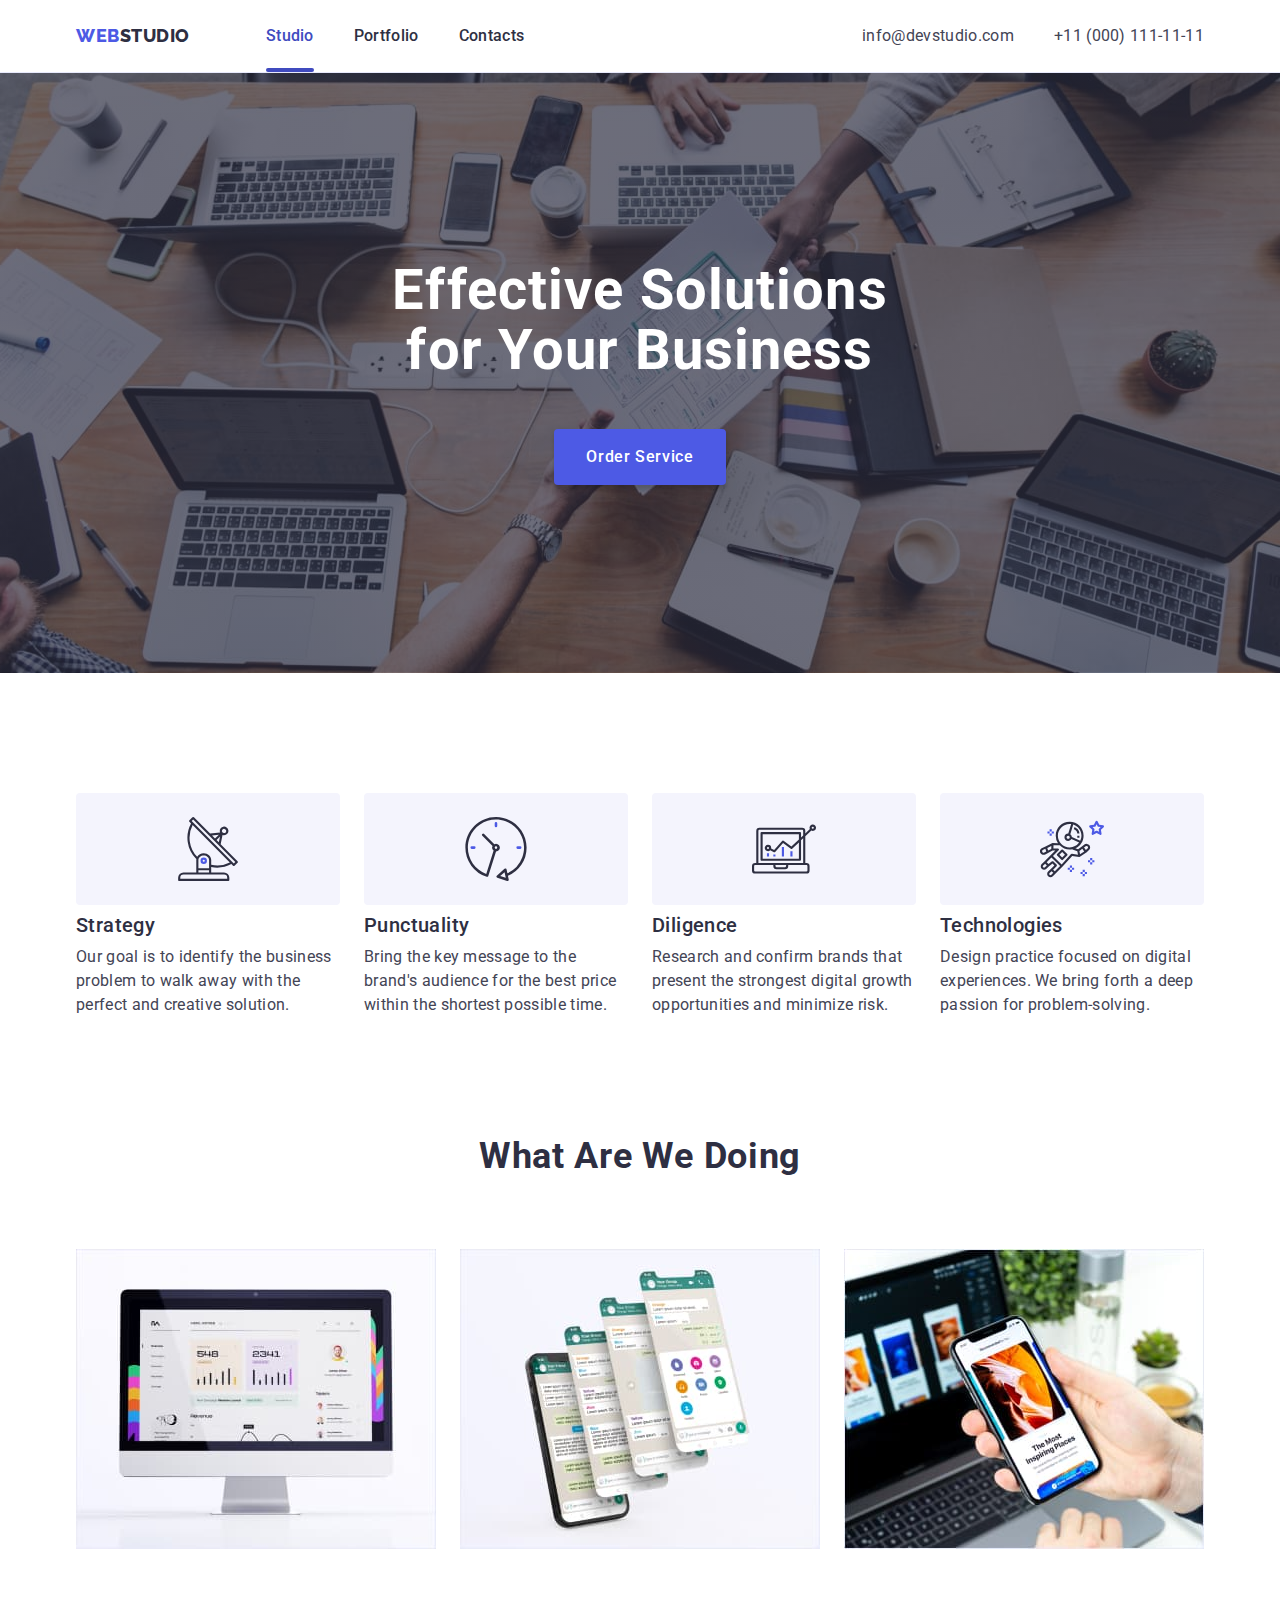
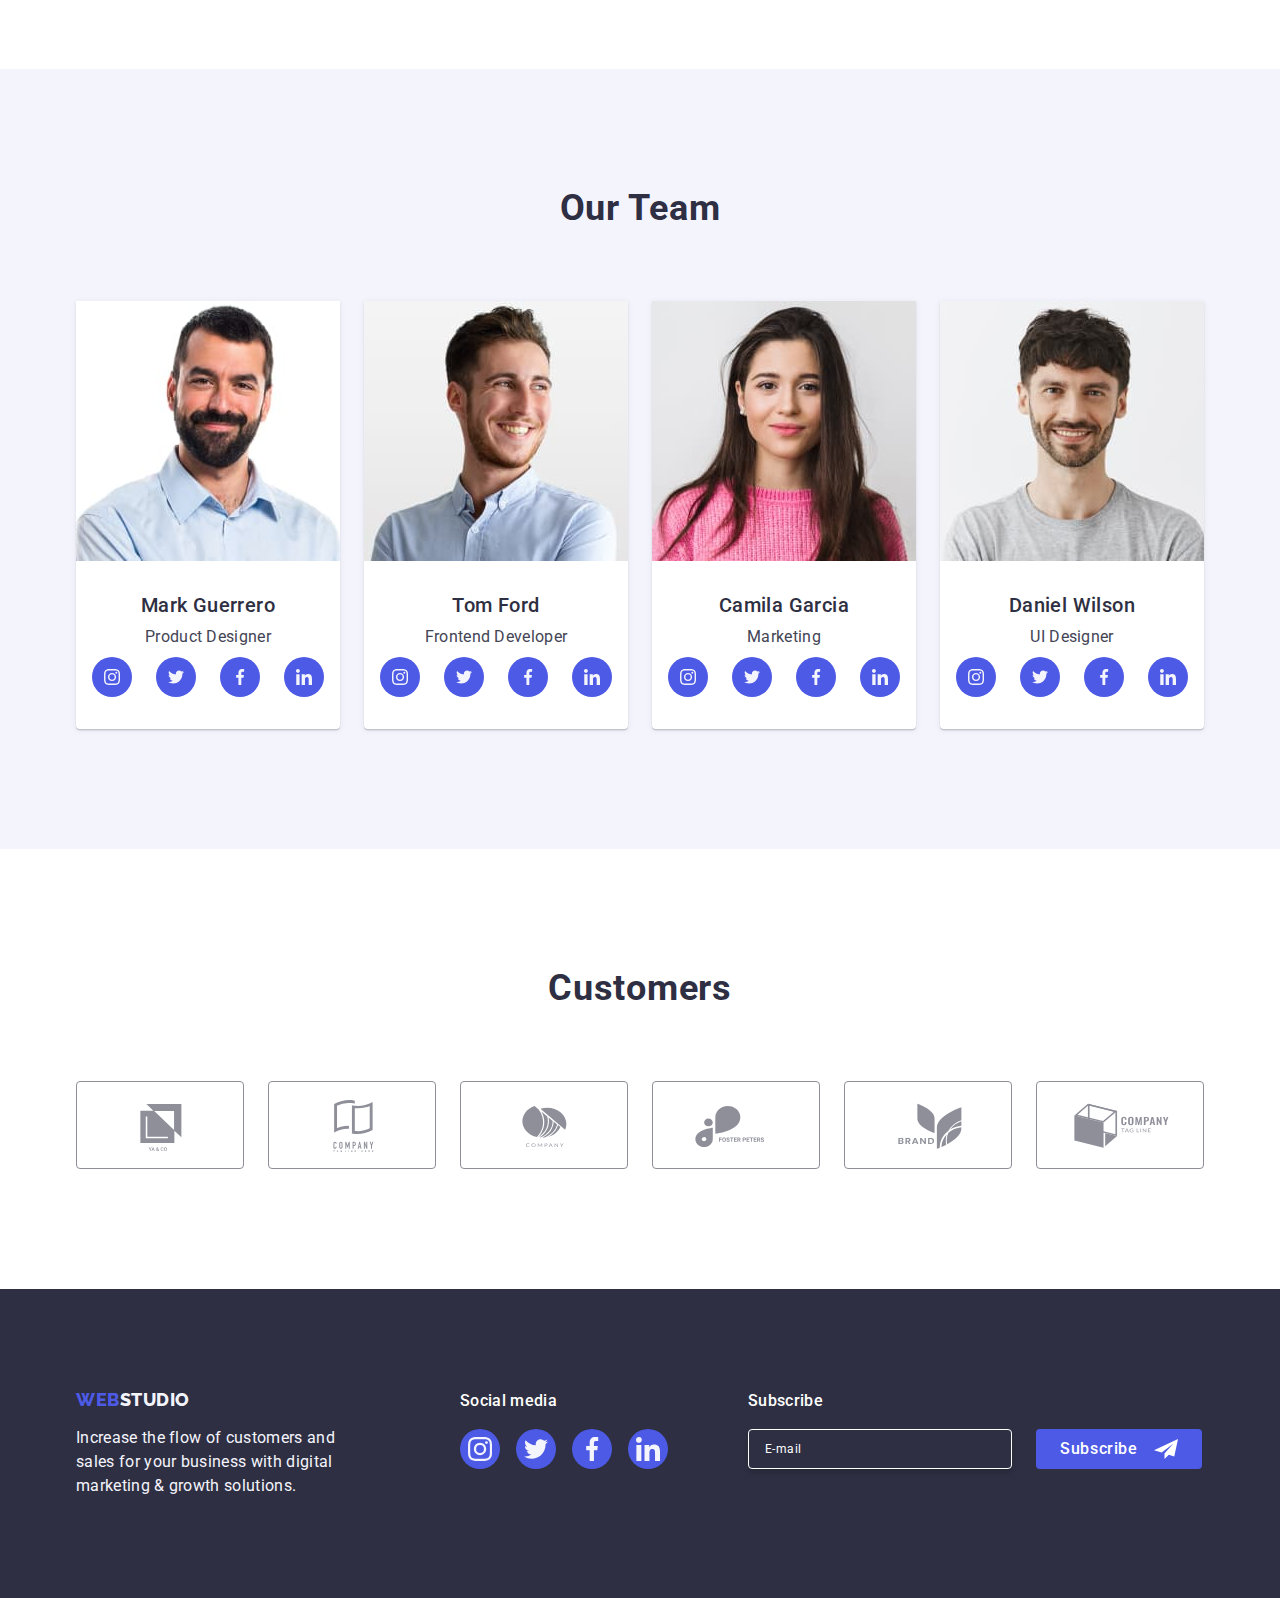
<file: index.html>
<!DOCTYPE html>
<html lang="en">
  <head>
    <meta charset="UTF-8" />
    <meta http-equiv="X-UA-Compatible" content="IE=edge" />
    <meta name="viewport" content="width=device-width, initial-scale=1.0" />
    <link rel="preconnect" href="https://fonts.googleapis.com" />
    <link rel="preconnect" href="https://fonts.gstatic.com" crossorigin />
    <link
      href="https://fonts.googleapis.com/css2?family=Raleway:wght@800&family=Roboto:wght@400;500;700;900&display=swap"
      rel="stylesheet"
    />
    <link
      rel="stylesheet"
      href="https://cdn.jsdelivr.net/npm/modern-normalize@2.0.0/modern-normalize.min.css"
    />
    <link rel="stylesheet" href="./css/style.css" />
    <title>WEBSTUDIO</title>
  </head>
  <body>
    <header class="header">
      <div class="container header-container">
        <nav class="nav">
          <a class="logo logo-header link" href="./index.html"
            >Web<span class="logo-studio-header">Studio</span></a
          >
          <ul class="nav-list list">
            <li class="nav-item">
              <a class="nav-link link current" href="./index.html">Studio</a>
            </li>
            <li class="nav-item">
              <a class="nav-link link" href="./portfolio.html">Portfolio</a>
            </li>
            <li class="nav-item">
              <a class="nav-link link" href="">Contacts</a>
            </li>
          </ul>
        </nav>
        <address class="address">
          <ul class="address-list list">
            <li class="address-item">
              <a class="address-link link" href="mailto:info@devstudio.com"
                >info@devstudio.com</a
              >
            </li>
            <li class="address-item">
              <a class="address-link link" href="tel:+110001111111"
                >+11 (000) 111-11-11</a
              >
            </li>
          </ul>
        </address>
      </div>
    </header>
    <main class="main">
      <!-- Hero -->
      <section class="hero">
        <div class="container hero-container">
          <h1 class="main-title">Effective Solutions for Your Business</h1>
          <button class="hero-button" type="button" data-modal-open>
            Order Service
          </button>
        </div>
      </section>
      <!-- About us -->
      <section class="features section">
        <div class="container">
          <h2 class="visually-hidden">About us</h2>
          <ul class="features-list list">
            <li class="features-item">
              <div class="features-thumb">
                <svg class="features-svg" width="64" height="64">
                  <use href="./images/icons.svg#icon-antenna"></use>
                </svg>
              </div>
              <h3 class="features-title">Strategy</h3>
              <p class="features-text">
                Our goal is to identify the business problem to walk away with
                the perfect and creative solution.
              </p>
            </li>
            <li class="features-item">
              <div class="features-thumb">
                <svg class="features-svg" width="64" height="64">
                  <use href="./images/icons.svg#icon-clock"></use>
                </svg>
              </div>
              <h3 class="features-title">Punctuality</h3>
              <p class="features-text">
                Bring the key message to the brand's audience for the best price
                within the shortest possible time.
              </p>
            </li>
            <li class="features-item">
              <div class="features-thumb">
                <svg class="features-svg" width="64" height="64">
                  <use href="./images/icons.svg#icon-diagram"></use>
                </svg>
              </div>
              <h3 class="features-title">Diligence</h3>
              <p class="features-text">
                Research and confirm brands that present the strongest digital
                growth opportunities and minimize risk.
              </p>
            </li>
            <li class="features-item">
              <div class="features-thumb">
                <svg class="features-svg" width="64" height="64">
                  <use href="./images/icons.svg#icon-astronaut"></use>
                </svg>
              </div>
              <h3 class="features-title">Technologies</h3>
              <p class="features-text">
                Design practice focused on digital experiences. We bring forth a
                deep passion for problem-solving.
              </p>
            </li>
          </ul>
        </div>
      </section>
      <!-- What are we doing -->
      <section class="work-section">
        <div class="container">
          <h2 class="second-title">What are we doing</h2>
          <ul class="work-list list">
            <li class="work-item">
              <img
                class="work-image"
                src="./images/img1.jpg"
                alt="desktop"
                width="360"
                height="300"
              />
            </li>
            <li class="work-item">
              <img
                class="work-image"
                src="./images/img2.jpg"
                alt="mobile"
                width="360"
                height="300"
              />
            </li>
            <li class="work-item">
              <img
                class="work-image"
                src="./images/img3.jpg"
                alt="mobile in hand"
                width="360"
                height="300"
              />
            </li>
          </ul>
        </div>
      </section>
      <!-- Our Team -->
      <section class="team-section section">
        <div class="container">
          <h2 class="second-title">Our Team</h2>
          <ul class="team-list list">
            <li class="team-item">
              <img
                class="team-image"
                src="./images/team1.jpg"
                alt="bearded man in shirt"
                width="264"
                height="260"
              />
              <div class="team-container">
                <h3 class="team-title">Mark Guerrero</h3>
                <p class="team-text">Product Designer</p>
                <ul class="social-list list">
                  <li class="social-item">
                    <a class="social-link link" href="">
                      <svg class="social-icon" width="16" height="16">
                        <use href="./images/icons.svg#icon-instagram"></use>
                      </svg>
                    </a>
                  </li>
                  <li class="social-item">
                    <a class="social-link link" href="">
                      <svg class="social-icon" width="16" height="16">
                        <use href="./images/icons.svg#icon-twitter"></use>
                      </svg>
                    </a>
                  </li>
                  <li class="social-item">
                    <a class="social-link link" href="">
                      <svg class="social-icon" width="16" height="16">
                        <use href="./images/icons.svg#icon-facebook"></use>
                      </svg>
                    </a>
                  </li>
                  <li class="social-item">
                    <a class="social-link link" href="">
                      <svg class="social-icon" width="16" height="16">
                        <use href="./images/icons.svg#icon-linkedin"></use>
                      </svg>
                    </a>
                  </li>
                </ul>
              </div>
            </li>
            <li class="team-item">
              <img
                class="team-image"
                src="./images/team2.jpg"
                alt="smiling man in shirt"
                width="264"
                height="260"
              />
              <div class="team-container">
                <h3 class="team-title">Tom Ford</h3>
                <p class="team-text">Frontend Developer</p>
                <ul class="social-list list">
                  <li class="social-item">
                    <a class="social-link link" href="">
                      <svg class="social-icon" width="16" height="16">
                        <use href="./images/icons.svg#icon-instagram"></use>
                      </svg>
                    </a>
                  </li>
                  <li class="social-item">
                    <a class="social-link link" href="">
                      <svg class="social-icon" width="16" height="16">
                        <use href="./images/icons.svg#icon-twitter"></use>
                      </svg>
                    </a>
                  </li>
                  <li class="social-item">
                    <a class="social-link link" href="">
                      <svg class="social-icon" width="16" height="16">
                        <use href="./images/icons.svg#icon-facebook"></use>
                      </svg>
                    </a>
                  </li>
                  <li class="social-item">
                    <a class="social-link link" href="">
                      <svg class="social-icon" width="16" height="16">
                        <use href="./images/icons.svg#icon-linkedin"></use>
                      </svg>
                    </a>
                  </li>
                </ul>
              </div>
            </li>
            <li class="team-item">
              <img
                class="team-image"
                src="./images/team3.jpg"
                alt="woman in sweater"
                width="264"
                height="260"
              />
              <div class="team-container">
                <h3 class="team-title">Camila Garcia</h3>
                <p class="team-text">Marketing</p>
                <ul class="social-list list">
                  <li class="social-item">
                    <a class="social-link link" href="">
                      <svg class="social-icon" width="16" height="16">
                        <use href="./images/icons.svg#icon-instagram"></use>
                      </svg>
                    </a>
                  </li>
                  <li class="social-item">
                    <a class="social-link link" href="">
                      <svg class="social-icon" width="16" height="16">
                        <use href="./images/icons.svg#icon-twitter"></use>
                      </svg>
                    </a>
                  </li>
                  <li class="social-item">
                    <a class="social-link link" href="">
                      <svg class="social-icon" width="16" height="16">
                        <use href="./images/icons.svg#icon-facebook"></use>
                      </svg>
                    </a>
                  </li>
                  <li class="social-item">
                    <a class="social-link link" href="">
                      <svg class="social-icon" width="16" height="16">
                        <use href="./images/icons.svg#icon-linkedin"></use>
                      </svg>
                    </a>
                  </li>
                </ul>
              </div>
            </li>
            <li class="team-item">
              <img
                class="team-image"
                src="./images/team4.jpg"
                alt="smiling man in t-shirt"
                width="264"
                height="260"
              />
              <div class="team-container">
                <h3 class="team-title">Daniel Wilson</h3>
                <p class="team-text">UI Designer</p>
                <ul class="social-list list">
                  <li class="social-item">
                    <a class="social-link link" href="">
                      <svg class="social-icon" width="16" height="16">
                        <use href="./images/icons.svg#icon-instagram"></use>
                      </svg>
                    </a>
                  </li>
                  <li class="social-item">
                    <a class="social-link link" href="">
                      <svg class="social-icon" width="16" height="16">
                        <use href="./images/icons.svg#icon-twitter"></use>
                      </svg>
                    </a>
                  </li>
                  <li class="social-item">
                    <a class="social-link link" href="">
                      <svg class="social-icon" width="16" height="16">
                        <use href="./images/icons.svg#icon-facebook"></use>
                      </svg>
                    </a>
                  </li>
                  <li class="social-item">
                    <a class="social-link link" href="">
                      <svg class="social-icon" width="16" height="16">
                        <use href="./images/icons.svg#icon-linkedin"></use>
                      </svg>
                    </a>
                  </li>
                </ul>
              </div>
            </li>
          </ul>
        </div>
      </section>

      <!-- Customers -->

      <section class="customers-section section">
        <div class="container">
          <h2 class="second-title">Customers</h2>
          <ul class="customers-list list">
            <li class="customers-item">
              <a class="customers-link link" href="">
                <svg class="customers-icon" width="104" height="56">
                  <use href="./images/icons.svg#icon-Client-1"></use>
                </svg>
              </a>
            </li>
            <li class="customers-item">
              <a class="customers-link link" href="">
                <svg class="customers-icon" width="104" height="56">
                  <use href="./images/icons.svg#icon-Client-2"></use>
                </svg>
              </a>
            </li>
            <li class="customers-item">
              <a class="customers-link link" href="">
                <svg class="customers-icon" width="104" height="56">
                  <use href="./images/icons.svg#icon-Client-3"></use>
                </svg>
              </a>
            </li>
            <li class="customers-item">
              <a class="customers-link link" href="">
                <svg class="customers-icon" width="104" height="56">
                  <use href="./images/icons.svg#icon-Client-4"></use>
                </svg>
              </a>
            </li>
            <li class="customers-item">
              <a class="customers-link link" href="">
                <svg class="customers-icon" width="104" height="56">
                  <use href="./images/icons.svg#icon-Client-5"></use>
                </svg>
              </a>
            </li>
            <li class="customers-item">
              <a class="customers-link link" href="">
                <svg class="customers-icon" width="104" height="56">
                  <use href="./images/icons.svg#icon-Client-6"></use>
                </svg>
              </a>
            </li>
          </ul>
        </div>
      </section>
    </main>
    <!-- footer -->
    <footer class="footer">
      <div class="container footer-container">
        <div class="footer-logo-container">
          <a class="logo logo-footer link" href="./index.html"
            >Web<span class="logo-studio-footer">Studio</span></a
          >
          <p class="footer-text">
            Increase the flow of customers and sales for your business with
            digital marketing & growth solutions.
          </p>
        </div>
        <div class="footer-social-container">
          <p class="footer-social-text">Social media</p>
          <ul class="footer-social-list list">
            <li class="footer-social-item">
              <a class="footer-social-link link" href="">
                <svg class="footer-social-icon" width="24" height="24">
                  <use href="./images/icons.svg#icon-instagram"></use>
                </svg>
              </a>
            </li>
            <li class="footer-social-item">
              <a class="footer-social-link link" href="">
                <svg class="footer-social-icon" width="24" height="24">
                  <use href="./images/icons.svg#icon-twitter"></use>
                </svg>
              </a>
            </li>
            <li class="footer-social-item">
              <a class="footer-social-link link" href="">
                <svg class="footer-social-icon" width="24" height="24">
                  <use href="./images/icons.svg#icon-facebook"></use>
                </svg>
              </a>
            </li>
            <li class="footer-social-item">
              <a class="footer-social-link link" href="">
                <svg class="footer-social-icon" width="24" height="24">
                  <use href="./images/icons.svg#icon-linkedin"></use>
                </svg>
              </a>
            </li>
          </ul>
        </div>
        <div class="footer-form-container">
          <p class="footer-text-action">Subscribe</p>
          <form class="footer-form">
            <label class="footer-form-label">
              <input
                type="email"
                class="footer-form-input"
                name="user-email"
                placeholder="E-mail"
              />
            </label>
            <button class="footer-form-btn" type="submit">
              Subscribe
              <svg class="footer-form-icon" width="24" height="24">
                <use href="./images/icons.svg#icon-subscribe"></use>
              </svg>
            </button>
          </form>
        </div>
      </div>
    </footer>
    <!-- Modal window -->
    <div class="backdrop is-hidden" data-modal>
      <div class="modal">
        <button type="button" class="close-btn" data-modal-close>
          <svg
            class="close-btn-icon"
            width="8"
            height="8"
            aria-label="Modal window close icon"
          >
            <use href="./images/icons.svg#icon-close-button"></use>
          </svg>
        </button>
        <p class="modal-form-action">
          Leave your contacts and we will call you back
        </p>
        <form class="modal-form">
          <div class="modal-form-container">
            <label class="modal-form-field" for="user-name">Name</label>
            <div class="modal-form-input-wrapper">
              <input
                id="user-name"
                class="modal-form-imput"
                type="text"
                name="user-name"
                minlength="2"
                pattern="[a-zA-Zа-яА-ЯіІїЇґҐєЄйЙʼ]+"
                required
              />
              <svg class="modal-form-input-icon" width="18" height="24">
                <use href="./images/icons.svg#icon-person"></use>
              </svg>
            </div>
          </div>
          <div class="modal-form-container">
            <label class="modal-form-field" for="user-phone">Phone</label>
            <div class="modal-form-input-wrapper">
              <input
                id="user-phone"
                class="modal-form-imput"
                type="tel"
                name="user-phone"
                pattern="[0-9]{3}-[0-9]{3}-[0-9]{2}-[0-9]{2}"
                title="xxx-xxx-xx-xx"
                required
              />
              <svg class="modal-form-input-icon" width="18" height="24">
                <use href="./images/icons.svg#icon-phone"></use>
              </svg>
            </div>
          </div>
          <div class="modal-form-container">
            <label class="modal-form-field" for="user-email">Email</label>
            <div class="modal-form-input-wrapper">
              <input
                id="user-email"
                class="modal-form-imput"
                type="email"
                name="user-email"
                required
              />
              <svg class="modal-form-input-icon" width="18" height="24">
                <use href="./images/icons.svg#icon-email"></use>
              </svg>
            </div>
          </div>
          <div class="modal-form-comment-container">
            <label class="modal-form-field" for="user-comment">Comment</label>
            <textarea
              id="user-comment"
              class="modal-form-comment"
              name="user-comment"
              placeholder="Text input"
            ></textarea>
          </div>
          <div class="modal-form-checkbox-container">
            <input
              id="user-privacy"
              class="modal-form-checkbox visually-hidden"
              type="checkbox"
              value="true"
              name="user-privacy"
              required
            />
            <label class="modal-form-checkbox-label" for="user-privacy">
              <span class="modal-form-checkbox-wrapper">
                <svg class="modal-form-own-checkbox" width="10" height="8">
                  <use href="./images/icons.svg#icon-checkbox"></use>
                </svg>
              </span>
              &nbsp;I accept the terms and conditions of the
              <a class="modal-form-checkbox-link" href="">Privacy Policy</a>
            </label>
          </div>
          <button class="modal-form-btn" type="submit">Send</button>
        </form>
      </div>
    </div>

    <script src="./js/modal.js"></script>
  </body>
</html>
</file>
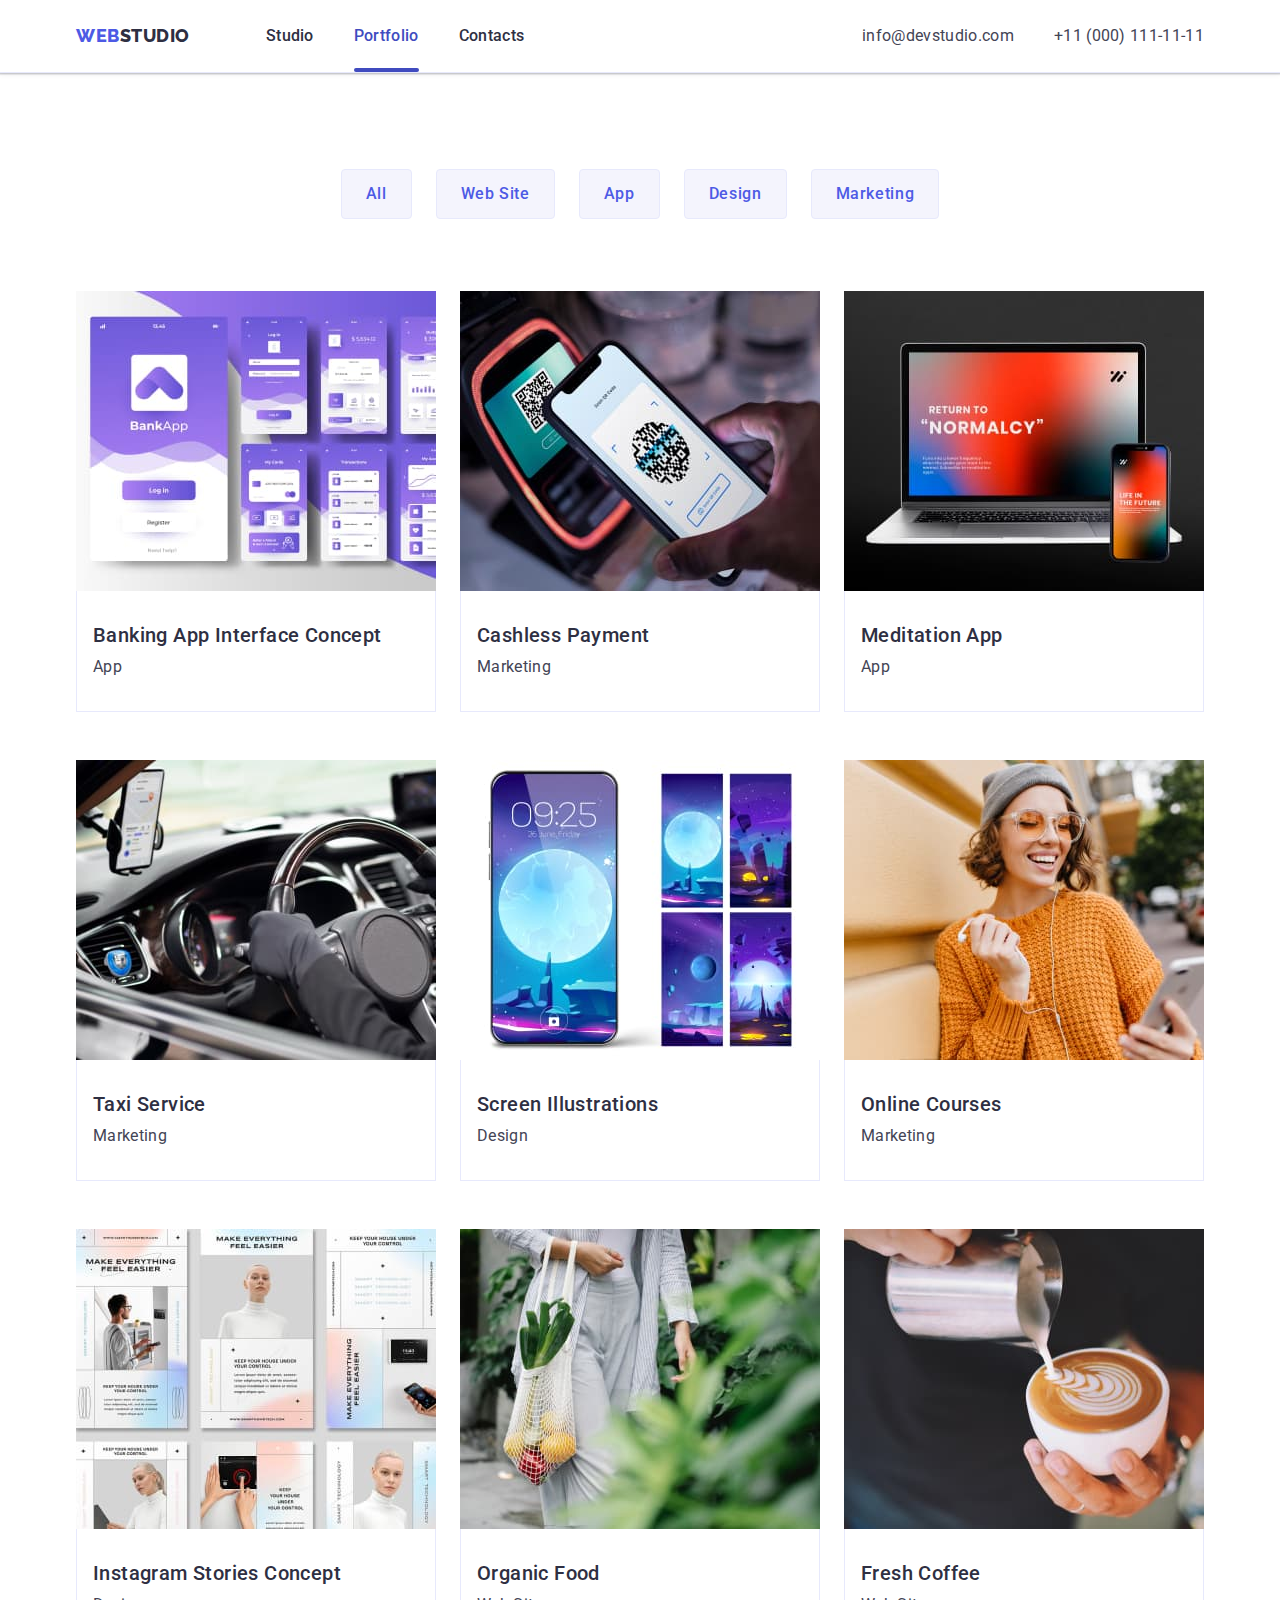
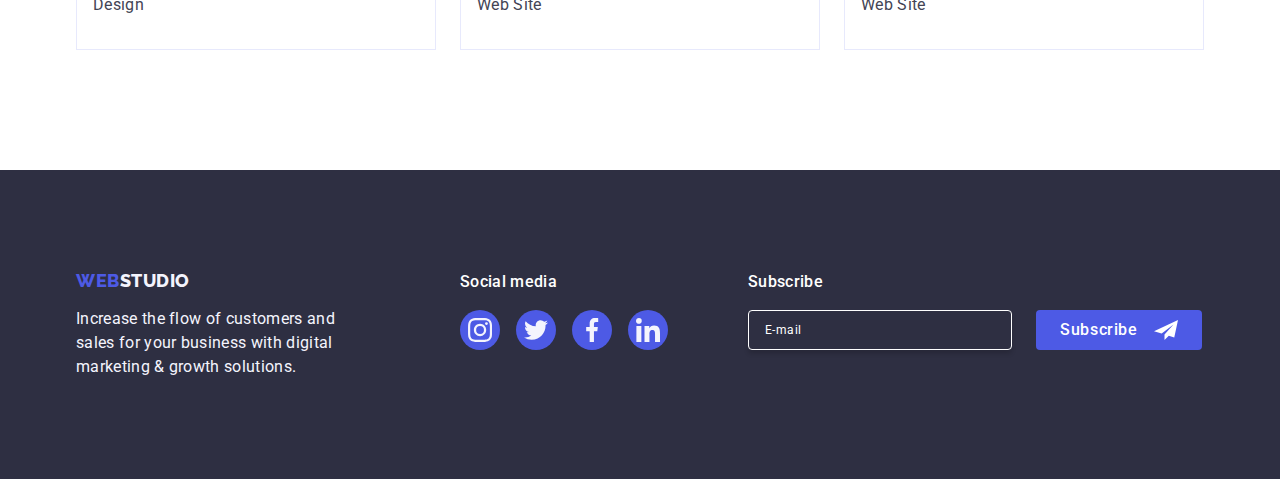
<file: portfolio.html>
<!DOCTYPE html>
<html lang="en">
  <head>
    <meta charset="UTF-8" />
    <meta http-equiv="X-UA-Compatible" content="IE=edge" />
    <meta name="viewport" content="width=device-width, initial-scale=1.0" />
    <link rel="preconnect" href="https://fonts.googleapis.com" />
    <link rel="preconnect" href="https://fonts.gstatic.com" crossorigin />
    <link
      href="https://fonts.googleapis.com/css2?family=Raleway:wght@800&family=Roboto:wght@400;500;700;900&display=swap"
      rel="stylesheet"
    />
    <link
      rel="stylesheet"
      href="https://cdn.jsdelivr.net/npm/modern-normalize@2.0.0/modern-normalize.min.css"
    />
    <link rel="stylesheet" href="./css/style.css" />
    <title>WEBSTUDIO</title>
  </head>
  <body>
    <header class="header">
      <div class="container header-container">
        <nav class="nav">
          <a class="logo logo-header link" href="./index.html"
            >Web<span class="logo-studio-header">Studio</span></a
          >
          <ul class="nav-list list">
            <li class="nav-item">
              <a class="nav-link link" href="./index.html">Studio</a>
            </li>
            <li class="nav-item">
              <a class="nav-link link current" href="./portfolio.html"
                >Portfolio</a
              >
            </li>
            <li class="nav-item">
              <a class="nav-link link" href="">Contacts</a>
            </li>
          </ul>
        </nav>
        <address class="address">
          <ul class="address-list list">
            <li class="address-item">
              <a class="address-link link" href="mailto:info@devstudio.com"
                >info@devstudio.com</a
              >
            </li>
            <li class="address-item">
              <a class="address-link link" href="tel:+110001111111"
                >+11 (000) 111-11-11</a
              >
            </li>
          </ul>
        </address>
      </div>
    </header>
    <main class="main-portfolio">
      <section class="portfolio-section">
        <div class="container">
          <h1 class="visually-hidden">Portfolio</h1>
          <ul class="list-filter list">
            <li class="item-filter">
              <button class="button-filter" type="button">All</button>
            </li>
            <li class="item-filter">
              <button class="button-filter" type="button">Web Site</button>
            </li>
            <li class="item-filter">
              <button class="button-filter" type="button">App</button>
            </li>
            <li class="item-filter">
              <button class="button-filter" type="button">Design</button>
            </li>
            <li class="item-filter">
              <button class="button-filter" type="button">Marketing</button>
            </li>
          </ul>
          <ul class="portfolio-list list">
            <li class="portfolio-item">
              <a href="#" class="portfolio-link link">
                <div class="wrapper-image-portfolio">
                  <img
                    class="portfolio-image"
                    src="./images/portfolio1.jpg"
                    alt="banking app interface concept"
                    width="360"
                    height="300"
                  />
                  <p class="overlay-portfolio">
                    14 Stylish and User-Friendly App Design Concepts · Task
                    Manager App · Calorie Tracker App · Exotic Fruit Ecommerce
                    App · Cloud Storage App
                  </p>
                </div>
                <div class="portfolio-text-container">
                  <h2 class="portfolio-title">Banking App Interface Concept</h2>
                  <p class="portfolio-text">App</p>
                </div>
              </a>
            </li>
            <li class="portfolio-item">
              <a href="#" class="portfolio-link link">
                <div class="wrapper-image-portfolio">
                  <img
                    class="portfolio-image"
                    src="./images/portfolio2.jpg"
                    alt="phone scans qr-code"
                    width="360"
                    height="300"
                  />
                  <p class="overlay-portfolio">
                    14 Stylish and User-Friendly App Design Concepts · Task
                    Manager App · Calorie Tracker App · Exotic Fruit Ecommerce
                    App · Cloud Storage App
                  </p>
                </div>
                <div class="portfolio-text-container">
                  <h2 class="portfolio-title">Cashless Payment</h2>
                  <p class="portfolio-text">Marketing</p>
                </div>
              </a>
            </li>
            <li class="portfolio-item">
              <a href="#" class="portfolio-link link">
                <div class="wrapper-image-portfolio">
                  <img
                    class="portfolio-image"
                    src="./images/portfolio3.jpg"
                    alt="laptop and phone"
                    width="360"
                    height="300"
                  />
                  <p class="overlay-portfolio">
                    14 Stylish and User-Friendly App Design Concepts · Task
                    Manager App · Calorie Tracker App · Exotic Fruit Ecommerce
                    App · Cloud Storage App
                  </p>
                </div>
                <div class="portfolio-text-container">
                  <h2 class="portfolio-title">Meditation App</h2>
                  <p class="portfolio-text">App</p>
                </div>
              </a>
            </li>
            <li class="portfolio-item">
              <a href="#" class="portfolio-link link">
                <div class="wrapper-image-portfolio">
                  <img
                    class="portfolio-image"
                    src="./images/portfolio4.jpg"
                    alt="driver at the wheel"
                    width="360"
                    height="300"
                  />
                  <p class="overlay-portfolio">
                    14 Stylish and User-Friendly App Design Concepts · Task
                    Manager App · Calorie Tracker App · Exotic Fruit Ecommerce
                    App · Cloud Storage App
                  </p>
                </div>
                <div class="portfolio-text-container">
                  <h2 class="portfolio-title">Taxi Service</h2>
                  <p class="portfolio-text">Marketing</p>
                </div>
              </a>
            </li>
            <li class="portfolio-item">
              <a href="#" class="portfolio-link link">
                <div class="wrapper-image-portfolio">
                  <img
                    class="portfolio-image"
                    src="./images/portfolio5.jpg"
                    alt="phone and theme for it"
                    width="360"
                    height="300"
                  />
                  <p class="overlay-portfolio">
                    14 Stylish and User-Friendly App Design Concepts · Task
                    Manager App · Calorie Tracker App · Exotic Fruit Ecommerce
                    App · Cloud Storage App
                  </p>
                </div>
                <div class="portfolio-text-container">
                  <h2 class="portfolio-title">Screen Illustrations</h2>
                  <p class="portfolio-text">Design</p>
                </div>
              </a>
            </li>
            <li class="portfolio-item">
              <a href="#" class="portfolio-link link">
                <div class="wrapper-image-portfolio">
                  <img
                    class="portfolio-image"
                    src="./images/portfolio6.jpg"
                    alt="smiling girl with phone"
                    width="360"
                    height="300"
                  />
                  <p class="overlay-portfolio">
                    14 Stylish and User-Friendly App Design Concepts · Task
                    Manager App · Calorie Tracker App · Exotic Fruit Ecommerce
                    App · Cloud Storage App
                  </p>
                </div>
                <div class="portfolio-text-container">
                  <h2 class="portfolio-title">Online Courses</h2>
                  <p class="portfolio-text">Marketing</p>
                </div>
              </a>
            </li>
            <li class="portfolio-item">
              <a href="#" class="portfolio-link link">
                <div class="wrapper-image-portfolio">
                  <img
                    class="portfolio-image"
                    src="./images/portfolio7.jpg"
                    alt="instagram stories concept"
                    width="360"
                    height="300"
                  />
                  <p class="overlay-portfolio">
                    14 Stylish and User-Friendly App Design Concepts · Task
                    Manager App · Calorie Tracker App · Exotic Fruit Ecommerce
                    App · Cloud Storage App
                  </p>
                </div>
                <div class="portfolio-text-container">
                  <h2 class="portfolio-title">Instagram Stories Concept</h2>
                  <p class="portfolio-text">Design</p>
                </div>
              </a>
            </li>
            <li class="portfolio-item">
              <a href="#" class="portfolio-link link">
                <div class="wrapper-image-portfolio">
                  <img
                    class="portfolio-image"
                    src="./images/portfolio8.jpg"
                    alt="woman carrying organic food"
                    width="360"
                    height="300"
                  />
                  <p class="overlay-portfolio">
                    14 Stylish and User-Friendly App Design Concepts · Task
                    Manager App · Calorie Tracker App · Exotic Fruit Ecommerce
                    App · Cloud Storage App
                  </p>
                </div>
                <div class="portfolio-text-container">
                  <h2 class="portfolio-title">Organic Food</h2>
                  <p class="portfolio-text">Web Site</p>
                </div>
              </a>
            </li>
            <li class="portfolio-item">
              <a href="#" class="portfolio-link link">
                <div class="wrapper-image-portfolio">
                  <img
                    class="portfolio-image"
                    src="./images/portfolio9.jpg"
                    alt="cup of fresh coffee"
                    width="360"
                    height="300"
                  />
                  <p class="overlay-portfolio">
                    14 Stylish and User-Friendly App Design Concepts · Task
                    Manager App · Calorie Tracker App · Exotic Fruit Ecommerce
                    App · Cloud Storage App
                  </p>
                </div>
                <div class="portfolio-text-container">
                  <h2 class="portfolio-title">Fresh Coffee</h2>
                  <p class="portfolio-text">Web Site</p>
                </div>
              </a>
            </li>
          </ul>
        </div>
      </section>
    </main>
    <footer class="footer">
      <div class="container footer-container">
        <div class="footer-logo-container">
          <a class="logo logo-footer link" href="./index.html"
            >Web<span class="logo-studio-footer">Studio</span></a
          >
          <p class="footer-text">
            Increase the flow of customers and sales for your business with
            digital marketing & growth solutions.
          </p>
        </div>
        <div class="footer-social-container">
          <p class="footer-social-text">Social media</p>
          <ul class="footer-social-list list">
            <li class="footer-social-item">
              <a class="footer-social-link link" href="">
                <svg class="footer-social-icon" width="24" height="24">
                  <use href="./images/icons.svg#icon-instagram"></use>
                </svg>
              </a>
            </li>
            <li class="footer-social-item">
              <a class="footer-social-link link" href="">
                <svg class="footer-social-icon" width="24" height="24">
                  <use href="./images/icons.svg#icon-twitter"></use>
                </svg>
              </a>
            </li>
            <li class="footer-social-item">
              <a class="footer-social-link link" href="">
                <svg class="footer-social-icon" width="24" height="24">
                  <use href="./images/icons.svg#icon-facebook"></use>
                </svg>
              </a>
            </li>
            <li class="footer-social-item">
              <a class="footer-social-link link" href="">
                <svg class="footer-social-icon" width="24" height="24">
                  <use href="./images/icons.svg#icon-linkedin"></use>
                </svg>
              </a>
            </li>
          </ul>
        </div>
        <div class="footer-form-container">
          <p class="footer-text-action">Subscribe</p>
          <form class="footer-form">
            <label class="footer-form-label">
              <input
                type="email"
                class="footer-form-input"
                name="user-email"
                placeholder="E-mail"
              />
            </label>
            <button class="footer-form-btn" type="submit">
              Subscribe
              <svg class="footer-form-icon" width="24" height="24">
                <use href="./images/icons.svg#icon-subscribe"></use>
              </svg>
            </button>
          </form>
        </div>
      </div>
    </footer>
  </body>
</html>
</file>
<file: css/style.css>
:root {
    --main-font: "Roboto", sans-serif;
    --second-font: "Raleway", sans-serif;
    --primaryBrand-color: #4D5AE5;
    --pressedState-color: #404BBF;
    --dark-color: #2E2F42;
    --success-color: #31D0AA;
    --text-color: #434455;
    --subtleText-color: #8E8F99;
    --accent-color: #E7E9FC;
    --light-color: #F4F4FD;
    --modalOverlay-color: rgba(46, 47, 66, 0.4);
    --herobackground-color: rgba(46, 47, 66, 0.7);
    --whiteBackground-color: #FFFFFF;
    --modalbackground-color: #FCFCFC;
}

body {
    font-family: var(--main-font);
    color: var(--text-color);
    background: var(--whiteBackground-color);
}

h1,
h2,
h3,
h4,
h5,
h6,
p {
  margin-top: 0;
  margin-bottom: 0;
}

ul,
ol {
  padding-left: 0;
  margin-top: 0;
  margin-bottom: 0;
}

img {
    display: block;
  }

.link {
    text-decoration: none;
}

.list {
    list-style: none;
}

.container {
    width: 1158px;
    padding-left: 15px;
    padding-right: 15px;
    margin-left: auto;
    margin-right: auto;
    box-sizing: border-box;
}

.section {
    padding-top: 120px;
    padding-bottom: 120px;
}

.visually-hidden {
    position: absolute;
    width: 1px;
    height: 1px;
    margin: -1px;
    border: 0;
    padding: 0;
    white-space: nowrap;
    clip-path: inset(100%);
    clip: rect(0 0 0 0);
    overflow: hidden;
}

/* Header */

.header {
    padding-top: 24px;
    padding-bottom: 24px;
    border-bottom: 1px solid var(--accent-color);
    box-shadow: 0px 1px 6px 0px rgba(46, 47, 66, 0.08), 0px 1px 1px 0px rgba(46, 47, 66, 0.16), 0px 2px 1px 0px rgba(46, 47, 66, 0.08);
}

.header-container{
    display: flex;
    align-items: center;
    justify-content: space-between;
    box-sizing: border-box;
}

.nav {
    display: flex;
    align-items: center; 
}

.logo-header {
    margin-right: 76px;
}

.logo, .logo-web, .logo-studio {
    font-family: var(--second-font);
    font-weight: 800;
    font-size: 18px;
    line-height: 1.17;
    letter-spacing: 0.03em;
    text-transform: uppercase;
    color: var(--primaryBrand-color);
}

.logo-studio-header {
    color: var(--dark-color);
}

.nav-list {
    display: flex;
    align-items: center;
    gap: 40px;
}

.nav-link {
    position: relative;
    font-weight: 500;
    font-size: 16px;
    line-height: 1.5;
    letter-spacing: 0.02em;
    color: var(--dark-color);
    padding-top: 24px;
    padding-bottom: 26px;
    transition: color 250ms cubic-bezier(0.4, 0, 0.2, 1);
}

.nav-link::after {
    position: absolute;
    display: block;
    bottom: -1px;
    left: 0;
    content: '';
    width: 100%;
    height: 4px;
    background: inherit;
    border-radius: 2px;
}

.nav-link:hover, .nav-link:focus, .nav-link:active, .address-link:hover, .address-link:focus {
    color: var(--pressedState-color);
}

.nav-link.current {
    color: var(--pressedState-color);
}

.nav-link.current::after {
    background-color: var(--pressedState-color);
}

.address {    
    font-style: normal;
}

.address-list {
    display: flex;
    align-items: center;
    gap: 40px;
}

.address-link {
    font-weight: 400;
    font-size: 16px;
    line-height: 1.5;
    letter-spacing: 0.02em;
    color: var(--text-color);
    transition: color 250ms cubic-bezier(0.4, 0, 0.2, 1);
}

/* Hero */

.hero {
    background-color: var(--herobackground-color);
    background-image: linear-gradient(rgba(46, 47, 66, 0.7),
    rgba(46, 47, 66, 0.7)), url(../images/hero-bg.jpg);
    background-repeat: no-repeat;
    background-position: center;
    background-size: cover;
    max-width: 1440px;
    margin: 0 auto;
    padding-top: 188px;
    padding-bottom: 188px;
}

.hero-container {
    display: flex;
    flex-direction: column;
    align-items: center;
}

.main-title {
    max-width: 496px;
    font-size: 56px;
    line-height: 1.07;
    letter-spacing: 0.02em;
    text-align: center;
    color: var(--whiteBackground-color);
    margin-bottom: 48px;
}

.hero-button {
    font-family: var(--main-font);
    font-weight: 500;
    font-size: 16px;
    line-height: 1.5;
    letter-spacing: 0.04em;
    color: var(--whiteBackground-color);
    background: var(--primaryBrand-color);
    min-width: 169px;
    padding: 16px 32px;
    cursor: pointer;
    border: none;
    border-radius: 4px;
    box-shadow: 0px 4px 4px 0px rgba(0, 0, 0, 0.15);
    transition: background-color 250ms cubic-bezier(0.4, 0, 0.2, 1);
}

.hero-button:hover, .hero-button:focus {
    background: var(--pressedState-color);
}

/* About us */

.features-list {
    display: flex;
    gap: 24px;
}

.features-item {
    flex-basis: calc((100% - 72px) / 3);
}

.features-thumb {
    display: flex;
    align-items: center;
    justify-content: center;
    width: 264px;
    height: 112px;
    background-color: var(--light-color);
    border-radius: 4px;
    margin-bottom: 8px;
}

.features-title {
    font-weight: 500;
    font-size: 20px;
    line-height: 1.2;
    letter-spacing: 0.02em;
    color: var(--dark-color);
    margin-bottom: 8px;
}

.features-text {
    font-size: 16px;
    line-height: 1.5;
    letter-spacing: 0.02em;
}

/* What are we doing */

.work-section {
    padding-bottom: 120px;
}

.second-title {
    font-weight: 700;
    font-size: 36px;
    line-height: 1.11;
    letter-spacing: 0.02em;
    text-align: center;
    text-transform: capitalize;
    color: var(--dark-color);
    margin-bottom: 72px;
}

.work-list {
    display: flex;
    gap: 24px;
}

.work-item {
    flex-basis: calc((100% - 48px) / 2);
}

/* Our Team */

.team-section{
    background: var(--light-color);
}

.team-list {
    display: flex;
    gap: 24px;
}

.team-item {
    flex-basis: calc((100% - 72px) / 3);
    background: var(--whiteBackground-color);
    border-radius: 0px 0px 4px 4px;
    box-shadow: 0px 2px 1px 0px rgba(46, 47, 66, 0.08), 0px 1px 1px 0px rgba(46, 47, 66, 0.16), 0px 1px 6px 0px rgba(46, 47, 66, 0.08);
}

.team-container {
    display: flex;
    flex-direction: column;
    align-items: center;
    padding-top: 32px;
    padding-bottom: 32px;
}

.team-title {
    font-weight: 500;
    font-size: 20px;
    line-height: 1.2;
    letter-spacing: 0.02em;
    color: var(--dark-color);
    margin-bottom: 8px;
    text-align: center;
}

.team-text {
    font-weight: 400;
    font-size: 16px;
    line-height: 1.5;
    letter-spacing: 0.02em;
    color: var(--text-color);
    text-align: center;
    margin-bottom: 8px;
}

.social-list {
    display: flex;
    justify-content: center;
    gap: 24px;
}

.social-link {
    display: flex;
    align-items: center;
    justify-content: center;
    width: 40px;
    height: 40px;
    border-radius: 50%;
    background-color: var(--primaryBrand-color);
    transition: background-color 250ms cubic-bezier(0.4, 0, 0.2, 1);
}

.social-link:hover, .social-link:focus {
    background-color: var(--pressedState-color);
}

.social-icon {
    fill: var(--light-color);
}

/* Customers */

.customers-list {
    display: flex;
    justify-content: space-between;
    gap: 24px;
}

.customers-link {
    display: flex;
    align-items: center;
    justify-content: center;
    width: 168px;
    height: 88px;
    color: var(--subtleText-color);
    border: 1px solid var(--subtleText-color);
    border-radius: 4px;
    transition: border-color 250ms cubic-bezier(0.4, 0, 0.2, 1),
    color 250ms cubic-bezier(0.4, 0, 0.2, 1);
}

.customers-link:hover, .customers-link:focus {
    color: var(--pressedState-color);
    border: 1px solid var(--pressedState-color);
}

.customers-link:hover .customers-icon,
.customers-link:focus .customers-icon {
    fill: var(--pressedState-color);
}

.customers-icon {
    fill: var(--subtleText-color);
    transition: fill 250ms cubic-bezier(0.4, 0, 0.2, 1);
}

/* Footer */

.footer {
    display: flex;
    background: var(--dark-color);
    padding-top: 100px;
    padding-bottom: 100px;
}

.footer-container {
    display: flex;
    align-items: baseline;
}

.footer-logo-container {
    margin-right: 120px;
}

.logo-footer {
    display: inline-block;
    margin-bottom: 16px;
}

.logo-studio-footer {
    color: var(--light-color);
}

.footer-text {
    width: 264px;
    font-weight: 400;
    font-size: 16px;
    line-height: 1.5;
    letter-spacing: 0.02em;
    color: var(--light-color);
}

.footer-social-container {
    margin-right: 80px;
}

.footer-social-text {
    color: var(--whiteBackground-color);    
    font-size: 16px;
    font-weight: 500;
    line-height: 1.5;
    letter-spacing: 0.02em;
    margin-bottom: 16px;
}

.footer-social-list {
    display: flex;
    gap: 16px;
}

.footer-social-link {
    display: flex;
    align-items: center;
    justify-content: center;
    width: 40px;
    height: 40px;
    border-radius: 50%;
    background-color: var(--primaryBrand-color);
    transition: background-color 250ms cubic-bezier(0.4, 0, 0.2, 1);
}

.footer-social-link:hover, .footer-social-link:focus {
    background-color: var(--success-color) ;
}

.footer-social-icon {
    fill: var(--light-color);
}

.footer-text-action {    
    font-size: 16px;
    font-weight: 500;
    line-height: 1.5;
    letter-spacing: 0.02em;
    color: var(--whiteBackground-color);
    margin-bottom: 16px;
}

.footer-form {
    display: flex;
    gap: 24px;
}

.footer-form-input {
    font-size: 12px;
    line-height: 1.5;
    letter-spacing: 0.04em;
    width: 264px;
    height: 40px;
    border-radius: 4px;
    border: 1px solid var(--whiteBackground-color);
    box-shadow: 0px 4px 4px 0px rgba(0, 0, 0, 0.15);
    background-color: transparent;
    box-sizing: border-box;
    color: var(--whiteBackground-color);
    padding-left: 16px;
}

.footer-form-input::placeholder {
    color: var(--whiteBackground-color);
}

.footer-form-btn {
    color: var(--whiteBackground-color);
    display: flex;
    text-align: center;
    min-width: 165px;
    height: 40px;
    font-size: 16px;
    font-weight: 500;
    line-height: 1.5;
    letter-spacing: 0.04em;
    padding: 8px 24px;
    justify-content: center;
    align-items: center;
    border-radius: 4px;
    background: var(--primaryBrand-color);
    border: none;
    cursor: pointer
}

.footer-form-icon {
    fill: var(--whiteBackground-color);
    margin-left: 16px;
}

/* Portfolio */

.portfolio-section {
    padding-top: 96px;
    padding-bottom: 120px;
}

.list-filter {
    display: flex;
    justify-content: center;
    align-items: center;
    gap: 24px;
    margin-bottom: 72px;
}

.button-filter {
    font-family: var(--main-font);
    font-weight: 500;
    font-size: 16px;
    line-height: 1.5;
    letter-spacing: 0.04em;
    color: var(--primaryBrand-color);
    background: var(--light-color);
    cursor: pointer;
    padding: 12px 24px;
    border-radius: 4px;
    border: 1px solid var(--accent-color);
    transition: color 250ms cubic-bezier(0.4, 0, 0.2, 1),
        background-color 250ms cubic-bezier(0.4, 0, 0.2, 1),
        border-color 250ms cubic-bezier(0.4, 0, 0.2, 1),
        box-shadow 250ms cubic-bezier(0.4, 0, 0.2, 1);
}

.button-filter:hover, .button-filter:focus {
    color: var(--whiteBackground-color);
    background: var(--pressedState-color);
    border: 1px solid transparent;
    box-shadow: 0px 2px 2px 0px rgba(0, 0, 0, 0.12), 0px 2px 1px 0px rgba(0, 0, 0, 0.08), 0px 3px 1px 0px rgba(0, 0, 0, 0.10);
}

.portfolio-list {
    display: flex;
    flex-wrap: wrap;
    gap: 48px 24px;
}

.portfolio-item {
    width: calc((100% - 48px) / 3);
    transition-duration: 250ms;
    transition-timing-function: cubic-bezier(0.4, 0, 0.2, 1);
    cursor: pointer;
}

.portfolio-link {
    display: block;
    transition: box-shadow 250ms cubic-bezier(0.4, 0, 0.2, 1);
}

.portfolio-link:hover, .portfolio-link:focus {
    box-shadow: 0px 2px 1px 0px rgba(46, 47, 66, 0.08), 0px 1px 1px 0px rgba(46, 47, 66, 0.16), 0px 1px 6px 0px rgba(46, 47, 66, 0.08);
}

.portfolio-link:hover .overlay-portfolio, .portfolio-link:focus .overlay-portfolio {
    transform: translateY(0%);
}

.wrapper-image-portfolio {
    position: relative;
    overflow: hidden;
}

.overlay-portfolio {
    position: absolute;
    display: flex;
    top: 0;
    left: 0;
    width: 100%;
    height: 100%;
    font-family: var(--main-font);
    font-weight: 400;
    font-size: 16px;
    line-height: 1.5;
    letter-spacing: 0.32px;
    color: var(--light-color);
    background: var(--primaryBrand-color);
    overflow: auto;
    padding: 40px 32px;
    transform: translateY(100%);
    transition: transform 250ms cubic-bezier(0.4, 0, 0.2, 1);
}

.portfolio-text-container {
    padding: 32px 16px;
    border: 1px solid var(--accent-color);
    border-top: none;
}

.portfolio-title {
    font-weight: 500;
    font-size: 20px;
    line-height: 1.2;
    letter-spacing: 0.02em;
    color: var(--dark-color);
    margin-bottom: 8px;
}

.portfolio-text {
    font-weight: 400;
    font-size: 16px;
    line-height: 1.5;
    letter-spacing: 0.02em;
    color: var(--text-color);
}

/* Modal window */

.backdrop {
    position: fixed;
    top: 0;
    left: 0;
    z-index: 9999;
    width: 100%;
    height: 100%;
    background-color: var(--modalOverlay-color);

    transition: opacity 250ms cubic-bezier(0.4, 0, 0.2, 1), visibility 250ms cubic-bezier(0.4, 0, 0.2, 1);
}

.is-hidden {
    opacity: 0;
    visibility: hidden;
    pointer-events: none;
}

.modal {
    position: absolute;
    top: 50%;
    left: 50%;
    transform: translate(-50%, -50%);
    width: 408px;
    min-height: 584px;
    background-color: var(--modalbackground-color);
    border-radius: 4px;
    box-shadow: 0px 2px 1px 0px rgba(0, 0, 0, 0.20), 0px 1px 3px 0px rgba(0, 0, 0, 0.12), 0px 1px 1px 0px rgba(0, 0, 0, 0.14);
    transition: transform 250ms cubic-bezier(0.4, 0, 0.2, 1);
    padding: 72px 24px 24px 24px;
}

.close-btn {
    position: absolute;
    top: 24px;
    right: 24px;
    display: flex;
    align-items: center;
    justify-content: center;
    width: 24px;
    height: 24px;
    border-radius: 50%;
    background: var(--accent-color);
    border: 1px solid rgba(0, 0, 0, 0.1);
    box-sizing: border-box;
    cursor: pointer;
    padding: 0;
    transition: background-color 250ms cubic-bezier(0.4, 0, 0.2, 1), border 250ms cubic-bezier(0.4, 0, 0.2, 1);
}

.close-btn:hover, .close-btn:focus {
    background-color: var(--pressedState-color);
    border: none;
}

.close-btn:hover .close-btn-icon,
.close-btn:focus .close-btn-icon {
    fill: var(--whiteBackground-color);
}

.close-btn-icon {
    stroke: var(--dark-color);
    transition: fill 250ms cubic-bezier(0.4, 0, 0.2, 1);
}

.modal-form {
    display: flex;
    flex-direction: column;
}

.modal-form-action {
    color: var(--dark-color);
    text-align: center;
    font-size: 16px;
    font-weight: 500;
    line-height: 1.5;
    letter-spacing: 0.32px;
    margin-bottom: 16px;
}

.modal-form-container {
    margin-bottom: 8px;
}

.modal-form-field {
    display: block;
    color: var(--subtleText-color);
    font-size: 12px;
    font-weight: 400;
    line-height: 1.17;
    letter-spacing: 0.04em;
    margin-bottom: 4px;
}

.modal-form-input-wrapper {
    position: relative;
}

.modal-form-imput {
    width: 100%;
    height: 40px;
    border: 1px solid var(--modalOverlay-color);
    border-radius: 4px;
    background-color: transparent;
    padding-left: 38px;
    outline: transparent;
    transition: border-color 250ms cubic-bezier(0.4, 0, 0.2, 1);
}

.modal-form-imput:focus {
    border-color: var(--primaryBrand-color);
}

.modal-form-input-icon {
    position: absolute;
    top: 50%;
    left: 16px;
    transform: translateY(-50%);
    color: var(--dark-color);
    transition: fill 250ms cubic-bezier(0.4, 0, 0.2, 1);
}

.modal-form-imput:focus+.modal-form-input-icon {
    fill: var(--primaryBrand-color);
}

.modal-form-comment-container {
    margin-bottom: 16px;
}

.modal-form-comment {
    width: 100%;
    height: 120px;
    font-size: 12px;
    font-weight: 400;
    line-height: 1.17;
    letter-spacing: 0.04em;
    color: var(--modalOverlay-color);
    border: 1px solid var(--modalOverlay-color);
    background-color: transparent;
    outline: transparent;
    border-radius: 4px;
    padding: 8px 16px;
    resize: none;
    transition: border-color 250ms cubic-bezier(0.4, 0, 0.2, 1);
}

.modal-form-comment:focus {
    border-color: var(--primaryBrand-color);
}

.modal-form-checkbox-container {
    margin-bottom: 24px;
}

.modal-form-checkbox-label {
    display: block;
    align-items: center;
    flex-wrap: wrap;
    font-size: 12px;
    font-weight: 400;
    line-height: 1.17;
    letter-spacing: 0.04em;
    color: var(--subtleText-color);   
}

.modal-form-checkbox-wrapper {
    display: inline-flex;
    align-items: center;
    justify-content: center;
    width: 16px;
    height: 16px;
    border: 1px solid var(--modalOverlay-color);
    border-radius: 2px;
    fill: transparent;
    cursor: pointer;
    transition: background-color 250ms cubic-bezier(0.4, 0, 0.2, 1), border 250ms cubic-bezier(0.4, 0, 0.2, 1), fill 250ms cubic-bezier(0.4, 0, 0.2, 1);
}

.modal-form-checkbox-link {
    color: var(--primaryBrand-color);
}

.modal-form-checkbox:checked + .modal-form-checkbox-label .modal-form-checkbox-wrapper {
    fill: var(--light-color);
    background-color: var(--pressedState-color);
    border: none;
}

.modal-form-btn {
    min-width: 169px;
    font-size: 16px;
    font-weight: 500;
    line-height: 1.5;
    display: block;
    align-items: center;
    text-align: center;
    letter-spacing: 0.04em;
    background-color: var(--primaryBrand-color);
    color: var(--whiteBackground-color);
    box-shadow: 0px 4px 4px rgba(0, 0, 0, 0.15);
    border-radius: 4px;
    border: none;
    cursor: pointer;
    align-self: center;
    padding: 16px 60px;
    transition: background-color 250ms cubic-bezier(0.4, 0, 0.2, 1);
}

.modal-form-btn:hover, .modal-form-btn:focus {
    background-color: var(--pressedState-color);
}
</file>
